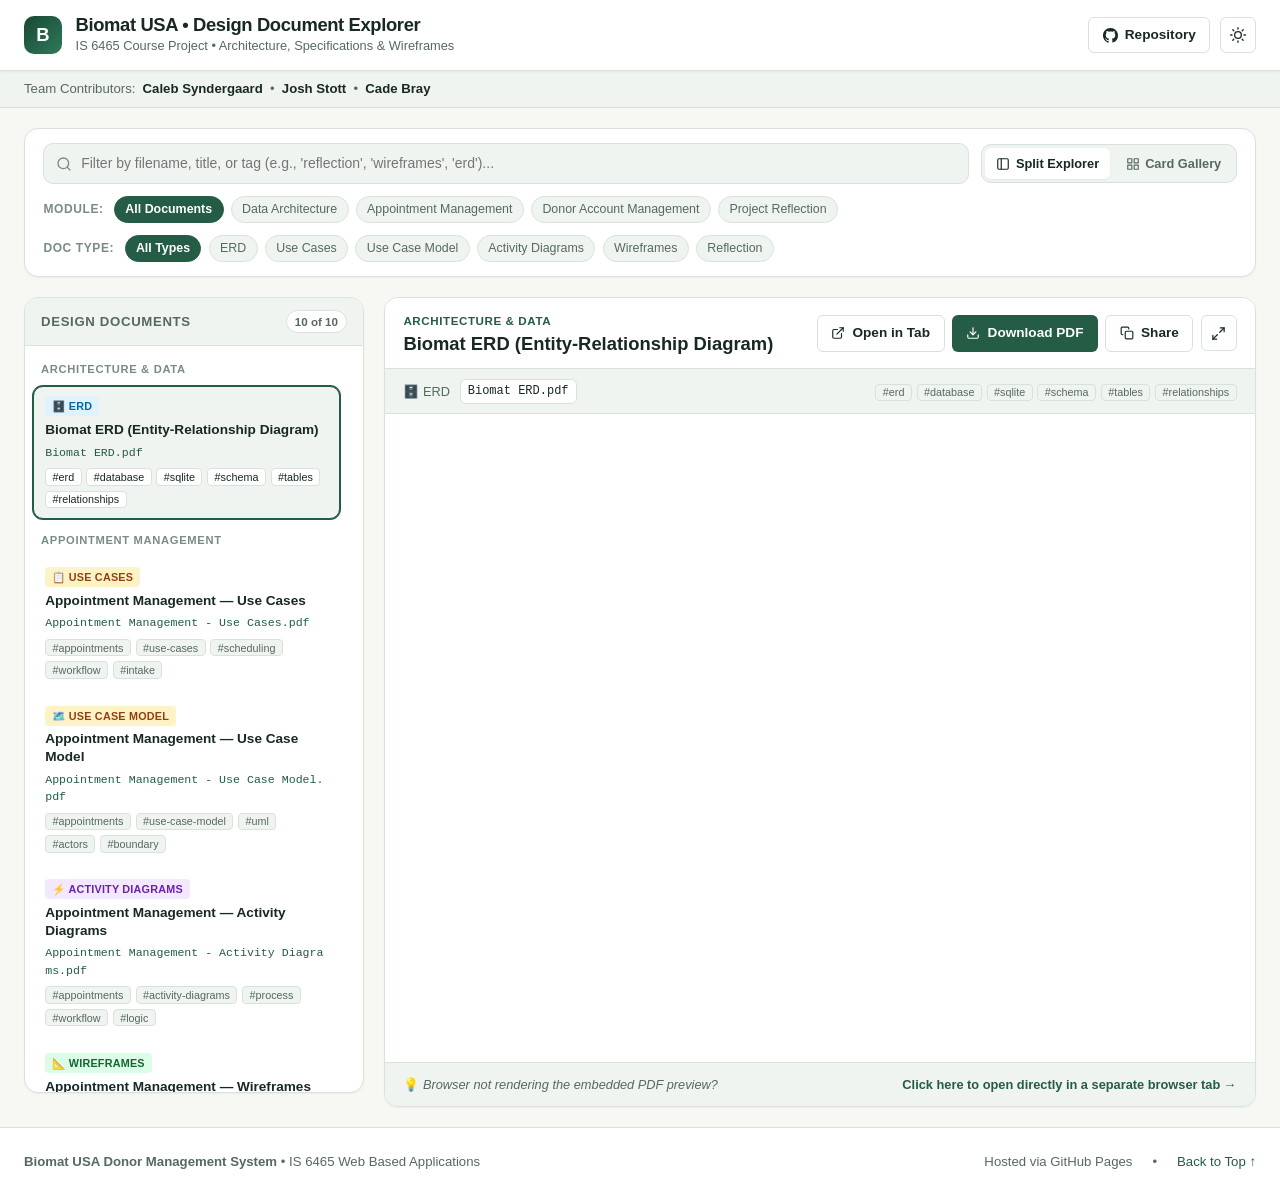
<file: docs/index.html>
<!DOCTYPE html>
<html lang="en">

<head>
  <meta charset="UTF-8">
  <meta name="viewport" content="width=device-width, initial-scale=1.0">
  <meta name="description"
    content="Design document explorer for Biomat USA Donor Services course project (IS 6465). View and download system ERD, use cases, activity diagrams, and wireframes.">
  <title>Biomat USA — System Design Document Explorer</title>
  <style>
    :root {
      color-scheme: light dark;
      --font-sans: Inter, -apple-system, BlinkMacSystemFont, "Segoe UI", Roboto, Oxygen, Ubuntu, Cantarell, sans-serif;
      --font-mono: ui-monospace, SFMono-Regular, Menlo, Monaco, Consolas, monospace;

      /* Light Theme (Biomat Brand) */
      --bg-page: #f7f8f4;
      --bg-surface: #ffffff;
      --bg-surface-alt: #f0f4f1;
      --bg-surface-hover: #e3ede6;
      --border-color: #d8e2da;
      --border-focus: #e6a650;
      --text-main: #182822;
      --text-muted: #566961;
      --text-subtle: #798c84;
      --primary: #245c45;
      --primary-hover: #194733;
      --primary-active: #133828;
      --primary-contrast: #ffffff;
      --badge-erd-bg: #e0f2fe;
      --badge-erd-text: #0369a1;
      --badge-usecase-bg: #fef3c7;
      --badge-usecase-text: #92400e;
      --badge-activity-bg: #f3e8ff;
      --badge-activity-text: #6b21a8;
      --badge-wireframe-bg: #dcfce7;
      --badge-wireframe-text: #166534;
      --badge-reflection-bg: #ffe4e6;
      --badge-reflection-text: #9f1239;
      --shadow-sm: 0 1px 2px rgba(24, 40, 34, 0.05);
      --shadow-md: 0 4px 12px rgba(24, 40, 34, 0.08);
      --shadow-lg: 0 12px 28px rgba(24, 40, 34, 0.12);
      --radius-sm: 6px;
      --radius-md: 10px;
      --radius-lg: 14px;
      --transition: 0.18s ease-in-out;
    }

    [data-theme="dark"] {
      --bg-page: #101714;
      --bg-surface: #17221d;
      --bg-surface-alt: #1f2e28;
      --bg-surface-hover: #293d35;
      --border-color: #2b3d35;
      --text-main: #e7eee9;
      --text-muted: #9eb1a8;
      --text-subtle: #73877e;
      --primary: #388665;
      --primary-hover: #4ba67e;
      --primary-active: #5bc295;
      --primary-contrast: #0d1512;
      --badge-erd-bg: #082f49;
      --badge-erd-text: #7dd3fc;
      --badge-usecase-bg: #451a03;
      --badge-usecase-text: #fde68a;
      --badge-activity-bg: #3b0764;
      --badge-activity-text: #d8b4fe;
      --badge-wireframe-bg: #052e16;
      --badge-wireframe-text: #86efac;
      --badge-reflection-bg: #4c0519;
      --badge-reflection-text: #fecdd3;
      --shadow-sm: 0 1px 2px rgba(0, 0, 0, 0.4);
      --shadow-md: 0 4px 14px rgba(0, 0, 0, 0.5);
      --shadow-lg: 0 12px 32px rgba(0, 0, 0, 0.6);
    }

    @media (prefers-color-scheme: dark) {
      :root:not([data-theme="light"]) {
        --bg-page: #101714;
        --bg-surface: #17221d;
        --bg-surface-alt: #1f2e28;
        --bg-surface-hover: #293d35;
        --border-color: #2b3d35;
        --text-main: #e7eee9;
        --text-muted: #9eb1a8;
        --text-subtle: #73877e;
        --primary: #388665;
        --primary-hover: #4ba67e;
        --primary-active: #5bc295;
        --primary-contrast: #0d1512;
        --badge-erd-bg: #082f49;
        --badge-erd-text: #7dd3fc;
        --badge-usecase-bg: #451a03;
        --badge-usecase-text: #fde68a;
        --badge-activity-bg: #3b0764;
        --badge-activity-text: #d8b4fe;
        --badge-wireframe-bg: #052e16;
        --badge-wireframe-text: #86efac;
        --badge-reflection-bg: #4c0519;
        --badge-reflection-text: #fecdd3;
        --shadow-sm: 0 1px 2px rgba(0, 0, 0, 0.4);
        --shadow-md: 0 4px 14px rgba(0, 0, 0, 0.5);
        --shadow-lg: 0 12px 32px rgba(0, 0, 0, 0.6);
      }
    }

    *,
    *::before,
    *::after {
      box-sizing: border-box;
    }

    html {
      scroll-behavior: smooth;
    }

    body {
      margin: 0;
      font-family: var(--font-sans);
      color: var(--text-main);
      background-color: var(--bg-page);
      line-height: 1.5;
      display: flex;
      flex-direction: column;
      min-block-size: 100vh;
    }

    :focus-visible {
      outline: 3px solid var(--border-focus);
      outline-offset: 2px;
    }

    a {
      color: var(--primary);
      text-decoration: none;
      transition: color var(--transition);
    }

    a:hover {
      text-decoration: underline;
    }

    button,
    input,
    select {
      font: inherit;
    }

    .skip-link {
      position: absolute;
      top: -3rem;
      left: 1rem;
      background: var(--primary);
      color: var(--primary-contrast);
      padding: 0.5rem 1rem;
      z-index: 1000;
      border-radius: var(--radius-sm);
      transition: top 0.2s ease;
      font-weight: 600;
    }

    .skip-link:focus {
      top: 1rem;
    }

    /* Header */
    .site-header {
      background: var(--bg-surface);
      border-bottom: 1px solid var(--border-color);
      padding-block: 0.9rem;
      padding-inline: 1.5rem;
      position: sticky;
      top: 0;
      z-index: 100;
      box-shadow: var(--shadow-sm);
    }

    .header-inner {
      max-inline-size: 1440px;
      margin-inline: auto;
      display: flex;
      align-items: safe center;
      justify-content: space-between;
      gap: 1rem;
      flex-wrap: wrap;
    }

    .brand-wrap {
      display: flex;
      align-items: safe center;
      gap: 0.85rem;
    }

    .brand-logo {
      inline-size: 38px;
      block-size: 38px;
      border-radius: var(--radius-md);
      background: linear-gradient(135deg, #194733, #2f7a5b);
      color: #ffffff;
      display: flex;
      align-items: center;
      justify-content: center;
      font-weight: 800;
      font-size: 1.15rem;
      box-shadow: var(--shadow-sm);
      user-select: none;
    }

    .brand-text h1 {
      margin: 0;
      font-size: 1.15rem;
      font-weight: 700;
      line-height: 1.2;
      letter-spacing: -0.02em;
    }

    .brand-text p {
      margin: 0;
      font-size: 0.8rem;
      color: var(--text-muted);
    }

    .header-actions {
      display: flex;
      align-items: safe center;
      gap: 0.6rem;
    }

    .btn {
      display: inline-flex;
      align-items: center;
      justify-content: center;
      gap: 0.45rem;
      padding-block: 0.45rem;
      padding-inline: 0.85rem;
      border-radius: var(--radius-sm);
      font-size: 0.85rem;
      font-weight: 600;
      cursor: pointer;
      border: 1px solid transparent;
      transition: background-color var(--transition), border-color var(--transition), color var(--transition), transform 0.1s ease;
      text-decoration: none;
      white-space: nowrap;
    }

    .btn:active {
      transform: translateY(1px);
    }

    .btn-primary {
      background-color: var(--primary);
      color: var(--primary-contrast);
    }

    .btn-primary:hover {
      background-color: var(--primary-hover);
      text-decoration: none;
    }

    .btn-outline {
      background-color: var(--bg-surface);
      border-color: var(--border-color);
      color: var(--text-main);
    }

    .btn-outline:hover {
      background-color: var(--bg-surface-alt);
      border-color: var(--text-muted);
      text-decoration: none;
    }

    .btn-icon {
      padding: 0.45rem;
      inline-size: 36px;
      block-size: 36px;
      border-radius: var(--radius-sm);
    }

    /* Sub-header / Team Banner */
    .project-banner {
      background: var(--bg-surface-alt);
      border-bottom: 1px solid var(--border-color);
      padding-block: 0.5rem;
      padding-inline: 1.5rem;
      font-size: 0.825rem;
      color: var(--text-muted);
    }

    .banner-inner {
      max-inline-size: 1440px;
      margin-inline: auto;
      display: flex;
      align-items: safe center;
      justify-content: space-between;
      gap: 1rem;
      flex-wrap: wrap;
    }

    .team-credits {
      display: flex;
      align-items: center;
      gap: 0.45rem;
      flex-wrap: wrap;
    }

    .team-badge {
      font-weight: 600;
      color: var(--text-main);
    }

    /* App container */
    .app-main {
      flex: 1 0 auto;
      max-inline-size: 1440px;
      inline-size: 100%;
      margin-inline: auto;
      padding-block: 1.25rem;
      padding-inline: 1.5rem;
    }

    /* Controls bar */
    .controls-card {
      background: var(--bg-surface);
      border: 1px solid var(--border-color);
      border-radius: var(--radius-lg);
      padding: 0.9rem 1.15rem;
      box-shadow: var(--shadow-sm);
      margin-block-end: 1.25rem;
      display: flex;
      flex-direction: column;
      gap: 0.75rem;
    }

    .search-row {
      display: flex;
      align-items: safe center;
      gap: 0.75rem;
      flex-wrap: wrap;
    }

    .search-row search {
      flex: 1 1 300px;
      min-inline-size: 0;
    }

    .search-input-wrap {
      position: relative;
      display: flex;
      align-items: center;
      inline-size: 100%;
    }

    .search-icon {
      position: absolute;
      left: 0.8rem;
      inline-size: 16px;
      block-size: 16px;
      color: var(--text-subtle);
      pointer-events: none;
    }

    .search-input {
      inline-size: 100%;
      padding-block: 0.55rem;
      padding-inline: 2.3rem 2rem;
      border-radius: var(--radius-md);
      border: 1px solid var(--border-color);
      background-color: var(--bg-surface-alt);
      color: var(--text-main);
      font-size: 0.875rem;
      transition: border-color var(--transition), background-color var(--transition);
    }

    .search-input:focus {
      background-color: var(--bg-surface);
      border-color: var(--primary);
    }

    .clear-search-btn {
      position: absolute;
      right: 0.6rem;
      background: none;
      border: none;
      color: var(--text-subtle);
      cursor: pointer;
      padding: 0.25rem;
      display: none;
      align-items: center;
      justify-content: center;
      border-radius: 50%;
    }

    .clear-search-btn:hover {
      color: var(--text-main);
    }

    .clear-search-btn.active {
      display: flex;
    }

    .view-toggles {
      display: flex;
      align-items: center;
      gap: 0.25rem;
      background: var(--bg-surface-alt);
      border: 1px solid var(--border-color);
      border-radius: var(--radius-md);
      padding: 0.2rem;
    }

    .view-btn {
      background: none;
      border: none;
      padding-block: 0.35rem;
      padding-inline: 0.7rem;
      font-size: 0.8rem;
      font-weight: 600;
      color: var(--text-muted);
      border-radius: var(--radius-sm);
      cursor: pointer;
      display: flex;
      align-items: center;
      gap: 0.35rem;
      transition: all var(--transition);
    }

    .view-btn.active {
      background: var(--bg-surface);
      color: var(--text-main);
      box-shadow: var(--shadow-sm);
    }

    .filter-pills-row {
      display: flex;
      align-items: safe center;
      gap: 0.45rem;
      flex-wrap: wrap;
    }

    .filter-label {
      font-size: 0.75rem;
      text-transform: uppercase;
      letter-spacing: 0.05em;
      font-weight: 700;
      color: var(--text-subtle);
      margin-inline-end: 0.2rem;
    }

    .filter-pill {
      background: var(--bg-surface-alt);
      border: 1px solid var(--border-color);
      color: var(--text-muted);
      padding-block: 0.2rem;
      padding-inline: 0.65rem;
      border-radius: 9999px;
      font-size: 0.775rem;
      font-weight: 500;
      cursor: pointer;
      transition: all var(--transition);
    }

    .filter-pill:hover {
      background: var(--bg-surface-hover);
      color: var(--text-main);
    }

    .filter-pill.active {
      background: var(--primary);
      border-color: var(--primary);
      color: var(--primary-contrast);
      font-weight: 600;
    }

    /* Layout modes: Split Explorer vs Grid */
    .explorer-split {
      display: grid;
      grid-template-columns: 340px 1fr;
      gap: 1.25rem;
      align-items: start;
    }

    @media (max-width: 980px) {
      .explorer-split {
        grid-template-columns: 1fr;
      }
    }

    /* Sidebar Document List */
    .doc-sidebar {
      background: var(--bg-surface);
      border: 1px solid var(--border-color);
      border-radius: var(--radius-lg);
      box-shadow: var(--shadow-sm);
      display: flex;
      flex-direction: column;
      overflow: hidden;
      position: sticky;
      top: 5rem;
      max-block-size: calc(100vh - 6.5rem);
    }

    .sidebar-header {
      padding: 0.75rem 1rem;
      border-bottom: 1px solid var(--border-color);
      display: flex;
      align-items: center;
      justify-content: space-between;
      background: var(--bg-surface-alt);
    }

    .sidebar-header h2 {
      margin: 0;
      font-size: 0.825rem;
      font-weight: 700;
      text-transform: uppercase;
      letter-spacing: 0.05em;
      color: var(--text-muted);
    }

    .doc-count-tag {
      font-size: 0.725rem;
      font-weight: 600;
      background: var(--bg-surface);
      border: 1px solid var(--border-color);
      padding: 0.1rem 0.5rem;
      border-radius: 9999px;
      color: var(--text-muted);
    }

    .doc-list-scroll {
      overflow-y: auto;
      scrollbar-gutter: stable;
      overscroll-behavior: contain;
      padding: 0.5rem;
      display: flex;
      flex-direction: column;
      gap: 0.35rem;
    }

    .category-group-title {
      font-size: 0.7rem;
      font-weight: 800;
      text-transform: uppercase;
      letter-spacing: 0.06em;
      color: var(--text-subtle);
      padding: 0.45rem 0.5rem 0.15rem;
    }

    .doc-item-btn {
      inline-size: 100%;
      text-align: left;
      background: none;
      border: 1px solid transparent;
      border-radius: var(--radius-md);
      padding: 0.6rem 0.7rem;
      cursor: pointer;
      display: flex;
      flex-direction: column;
      gap: 0.3rem;
      transition: background-color var(--transition), border-color var(--transition);
      min-inline-size: 0;
    }

    .doc-item-btn:hover {
      background-color: var(--bg-surface-alt);
    }

    .doc-item-btn.active {
      background-color: var(--bg-surface-alt);
      border-color: var(--primary);
      box-shadow: 0 0 0 1px var(--primary);
    }

    .doc-item-top {
      display: flex;
      align-items: center;
      justify-content: space-between;
      gap: 0.5rem;
    }

    .doc-type-badge {
      display: inline-flex;
      align-items: center;
      gap: 0.25rem;
      font-size: 0.675rem;
      font-weight: 700;
      padding: 0.12rem 0.45rem;
      border-radius: 4px;
      letter-spacing: 0.02em;
      text-transform: uppercase;
    }

    .badge-erd {
      background-color: var(--badge-erd-bg);
      color: var(--badge-erd-text);
    }

    .badge-usecases {
      background-color: var(--badge-usecase-bg);
      color: var(--badge-usecase-text);
    }

    .badge-activity {
      background-color: var(--badge-activity-bg);
      color: var(--badge-activity-text);
    }

    .badge-wireframes {
      background-color: var(--badge-wireframe-bg);
      color: var(--badge-wireframe-text);
    }

    .badge-reflection {
      background-color: var(--badge-reflection-bg);
      color: var(--badge-reflection-text);
    }

    .doc-item-title {
      font-size: 0.85rem;
      font-weight: 600;
      color: var(--text-main);
      line-height: 1.3;
      min-inline-size: 0;
      word-break: break-word;
    }

    .doc-item-filename {
      font-family: var(--font-mono);
      font-size: 0.725rem;
      color: var(--primary);
      word-break: break-all;
    }

    .tag-list {
      display: flex;
      flex-wrap: wrap;
      gap: 0.3rem;
      margin-block-start: 0.15rem;
    }

    .tag-pill {
      font-size: 0.675rem;
      background: var(--bg-surface-alt);
      border: 1px solid var(--border-color);
      color: var(--text-muted);
      padding-block: 0.05rem;
      padding-inline: 0.4rem;
      border-radius: 4px;
      line-height: 1.3;
    }

    .doc-item-btn.active .tag-pill {
      background: var(--bg-surface);
      color: var(--text-main);
      border-color: var(--border-color);
    }

    /* Main Viewer Panel */
    .doc-viewer-panel {
      background: var(--bg-surface);
      border: 1px solid var(--border-color);
      border-radius: var(--radius-lg);
      box-shadow: var(--shadow-sm);
      display: flex;
      flex-direction: column;
      overflow: hidden;
      min-inline-size: 0;
    }

    .viewer-toolbar {
      padding: 0.85rem 1.15rem;
      border-bottom: 1px solid var(--border-color);
      background: var(--bg-surface);
      display: flex;
      align-items: safe center;
      justify-content: space-between;
      gap: 1rem;
      flex-wrap: wrap;
    }

    .viewer-title-area {
      min-inline-size: 0;
      flex: 1 1 250px;
    }

    .viewer-breadcrumb {
      font-size: 0.725rem;
      font-weight: 600;
      text-transform: uppercase;
      letter-spacing: 0.05em;
      color: var(--primary);
      margin-block-end: 0.15rem;
    }

    .viewer-title {
      margin: 0;
      font-size: 1.15rem;
      font-weight: 700;
      color: var(--text-main);
      line-height: 1.25;
      word-break: break-word;
    }

    .viewer-actions {
      display: flex;
      align-items: safe center;
      gap: 0.45rem;
      flex-wrap: wrap;
    }

    .viewer-info-strip {
      background: var(--bg-surface-alt);
      border-bottom: 1px solid var(--border-color);
      padding: 0.6rem 1.15rem;
      font-size: 0.8rem;
      color: var(--text-muted);
      display: flex;
      align-items: center;
      justify-content: space-between;
      gap: 0.75rem;
      flex-wrap: wrap;
    }

    .viewer-meta-tags {
      display: flex;
      align-items: center;
      gap: 0.6rem;
      flex-wrap: wrap;
    }

    .viewer-meta-item {
      display: inline-flex;
      align-items: center;
      gap: 0.35rem;
      color: var(--text-muted);
    }

    .viewer-filename-badge {
      font-family: var(--font-mono);
      font-size: 0.75rem;
      background: var(--bg-surface);
      border: 1px solid var(--border-color);
      padding-block: 0.15rem;
      padding-inline: 0.45rem;
      border-radius: var(--radius-sm);
      color: var(--text-main);
      word-break: break-all;
    }

    /* Embedded PDF frame */
    .pdf-frame-container {
      position: relative;
      background: #3f4744;
      inline-size: 100%;
      block-size: 800px;
      min-block-size: 550px;
    }

    @media (max-height: 900px) {
      .pdf-frame-container {
        block-size: 72vh;
      }
    }

    .pdf-frame {
      inline-size: 100%;
      block-size: 100%;
      border: none;
      display: block;
      background: var(--bg-surface);
    }

    /* Fallback banner */
    .viewer-fallback-banner {
      padding: 0.75rem 1.15rem;
      background: var(--bg-surface-alt);
      border-top: 1px solid var(--border-color);
      display: flex;
      align-items: center;
      justify-content: space-between;
      gap: 1rem;
      flex-wrap: wrap;
      font-size: 0.8rem;
      color: var(--text-muted);
    }

    .viewer-fallback-banner a {
      font-weight: 600;
    }

    /* Grid View Gallery */
    .grid-gallery {
      display: grid;
      grid-template-columns: repeat(auto-fill, minmax(300px, 1fr));
      gap: 1.15rem;
    }

    .card {
      background: var(--bg-surface);
      border: 1px solid var(--border-color);
      border-radius: var(--radius-lg);
      padding: 1.15rem;
      box-shadow: var(--shadow-sm);
      display: flex;
      flex-direction: column;
      gap: 0.65rem;
      transition: transform var(--transition), box-shadow var(--transition), border-color var(--transition);
      position: relative;
    }

    .card:hover {
      transform: translateY(-2px);
      box-shadow: var(--shadow-md);
      border-color: var(--primary);
    }

    .card-header {
      display: flex;
      align-items: flex-start;
      justify-content: space-between;
      gap: 0.5rem;
    }

    .card-title {
      margin: 0;
      font-size: 0.95rem;
      font-weight: 700;
      color: var(--text-main);
      line-height: 1.3;
    }

    .card-category {
      font-size: 0.7rem;
      font-weight: 600;
      text-transform: uppercase;
      letter-spacing: 0.05em;
      color: var(--primary);
      margin-block-end: 0.15rem;
    }

    .card-filename {
      font-family: var(--font-mono);
      font-size: 0.725rem;
      color: var(--primary);
      word-break: break-all;
    }

    .card-tags {
      display: flex;
      flex-wrap: wrap;
      gap: 0.3rem;
      margin-block-start: auto;
      padding-block-start: 0.4rem;
    }

    .card-footer {
      border-top: 1px solid var(--border-color);
      padding-block-start: 0.65rem;
      margin-block-start: 0.35rem;
      display: flex;
      align-items: center;
      justify-content: flex-end;
      gap: 0.45rem;
    }

    /* Empty state */
    .empty-state {
      padding: 3rem 1.5rem;
      text-align: center;
      background: var(--bg-surface);
      border: 1px dashed var(--border-color);
      border-radius: var(--radius-lg);
      color: var(--text-muted);
      grid-column: 1 / -1;
    }

    .empty-state-icon {
      font-size: 2.5rem;
      margin-block-end: 0.5rem;
    }

    /* Fullscreen Mode */
    .doc-viewer-panel:fullscreen {
      border-radius: 0;
      border: none;
      block-size: 100vh;
    }

    .doc-viewer-panel:fullscreen .pdf-frame-container {
      block-size: calc(100vh - 110px);
    }

    /* Footer */
    .site-footer {
      background: var(--bg-surface);
      border-top: 1px solid var(--border-color);
      padding-block: 1.5rem;
      padding-inline: 1.5rem;
      margin-block-start: auto;
      font-size: 0.825rem;
      color: var(--text-muted);
    }

    .footer-inner {
      max-inline-size: 1440px;
      margin-inline: auto;
      display: flex;
      align-items: center;
      justify-content: space-between;
      gap: 1.5rem;
      flex-wrap: wrap;
    }

    .footer-links {
      display: flex;
      align-items: center;
      gap: 1.25rem;
      flex-wrap: wrap;
    }

    /* Toast notification */
    .toast {
      position: fixed;
      bottom: 1.5rem;
      right: 1.5rem;
      background: var(--primary-hover);
      color: #ffffff;
      padding: 0.55rem 1rem;
      border-radius: var(--radius-md);
      box-shadow: var(--shadow-lg);
      font-size: 0.825rem;
      font-weight: 600;
      z-index: 9999;
      opacity: 0;
      transform: translateY(10px);
      transition: opacity 0.25s ease, transform 0.25s ease;
      pointer-events: none;
    }

    .toast.show {
      opacity: 1;
      transform: translateY(0);
    }
  </style>
</head>

<body>
  <a href="#main-content" class="skip-link">Skip to main content</a>

  <!-- Top Navigation Header -->
  <header class="site-header">
    <div class="header-inner">
      <div class="brand-wrap">
        <div class="brand-logo" aria-hidden="true">B</div>
        <div class="brand-text">
          <h1>Biomat USA &bull; Design Document Explorer</h1>
          <p>IS 6465 Course Project &bull; Architecture, Specifications &amp; Wireframes</p>
        </div>
      </div>

      <div class="header-actions">
        <a href="https://github.com" target="_blank" rel="noopener noreferrer" class="btn btn-outline" id="repo-link"
          title="View Source on GitHub">
          <svg width="15" height="15" viewBox="0 0 24 24" fill="currentColor" aria-hidden="true">
            <path
              d="M12 0C5.37 0 0 5.37 0 12c0 5.31 3.435 9.795 8.205 11.385.6.105.825-.255.825-.57 0-.285-.015-1.23-.015-2.235-3.015.555-3.795-.735-4.035-1.41-.135-.345-.72-1.41-1.23-1.695-.42-.225-1.02-.78-.015-.795.945-.015 1.62.87 1.845 1.23 1.08 1.815 2.805 1.305 3.495.99.105-.78.42-1.305.765-1.605-2.67-.3-5.46-1.335-5.46-5.925 0-1.305.465-2.385 1.23-3.225-.12-.3-.54-1.53.12-3.18 0 0 1.005-.315 3.3 1.23.96-.27 1.98-.405 3-.405s2.04.135 3 .405c2.295-1.56 3.3-1.23 3.3-1.23.66 1.65.24 2.88.12 3.18.765.84 1.23 1.905 1.23 3.225 0 4.605-2.805 5.625-5.475 5.925.435.375.81 1.095.81 2.22 0 1.605-.015 2.895-.015 3.3 0 .315.225.69.825.57A12.02 12.02 0 0024 12c0-6.63-5.37-12-12-12z" />
          </svg>
          <span>Repository</span>
        </a>

        <button type="button" class="btn btn-outline btn-icon" id="theme-toggle" aria-label="Toggle dark/light theme"
          title="Toggle Theme">
          <svg class="theme-icon-light" width="16" height="16" viewBox="0 0 24 24" fill="none" stroke="currentColor"
            stroke-width="2" stroke-linecap="round" stroke-linejoin="round" aria-hidden="true">
            <circle cx="12" cy="12" r="5"></circle>
            <line x1="12" y1="1" x2="12" y2="3"></line>
            <line x1="12" y1="21" x2="12" y2="23"></line>
            <line x1="4.22" y1="4.22" x2="5.64" y2="5.64"></line>
            <line x1="18.36" y1="18.36" x2="19.78" y2="19.78"></line>
            <line x1="1" y1="12" x2="3" y2="12"></line>
            <line x1="21" y1="12" x2="23" y2="12"></line>
            <line x1="4.22" y1="19.78" x2="5.64" y2="18.36"></line>
            <line x1="18.36" y1="5.64" x2="19.78" y2="4.22"></line>
          </svg>
        </button>
      </div>
    </div>
  </header>

  <!-- Project Info Meta Banner -->
  <aside class="project-banner" aria-label="Project Team and Summary">
    <div class="banner-inner">
      <div class="team-credits">
        <span>Team Contributors:</span>
        <span class="team-badge">Caleb Syndergaard</span> &bull;
        <span class="team-badge">Josh Stott</span> &bull;
        <span class="team-badge">Cade Bray</span>
      </div>
    </div>
  </aside>

  <!-- Main Document Explorer Workspace -->
  <main id="main-content" class="app-main">
    <!-- Filter & Search Bar -->
    <section class="controls-card" aria-label="Document filters and search controls">
      <div class="search-row">
        <search>
          <div class="search-input-wrap">
            <svg class="search-icon" viewBox="0 0 24 24" fill="none" stroke="currentColor" stroke-width="2"
              stroke-linecap="round" stroke-linejoin="round" aria-hidden="true">
              <circle cx="11" cy="11" r="8"></circle>
              <line x1="21" y1="21" x2="16.65" y2="16.65"></line>
            </svg>
            <input type="search" id="doc-search" class="search-input"
              placeholder="Filter by filename, title, or tag (e.g., 'reflection', 'wireframes', 'erd')..."
              autocomplete="off" spellcheck="false" aria-label="Filter documents by filename, title, category, or tags">
            <button type="button" id="clear-search" class="clear-search-btn" aria-label="Clear search">✕</button>
          </div>
        </search>

        <div class="view-toggles" role="group" aria-label="Display View Layout">
          <button type="button" class="view-btn active" id="btn-view-split" aria-pressed="true">
            <svg width="14" height="14" viewBox="0 0 24 24" fill="none" stroke="currentColor" stroke-width="2"
              stroke-linecap="round" stroke-linejoin="round" aria-hidden="true">
              <rect x="3" y="3" width="18" height="18" rx="2" ry="2"></rect>
              <line x1="9" y1="3" x2="9" y2="21"></line>
            </svg>
            <span>Split Explorer</span>
          </button>
          <button type="button" class="view-btn" id="btn-view-grid" aria-pressed="false">
            <svg width="14" height="14" viewBox="0 0 24 24" fill="none" stroke="currentColor" stroke-width="2"
              stroke-linecap="round" stroke-linejoin="round" aria-hidden="true">
              <rect x="3" y="3" width="7" height="7"></rect>
              <rect x="14" y="3" width="7" height="7"></rect>
              <rect x="14" y="14" width="7" height="7"></rect>
              <rect x="3" y="14" width="7" height="7"></rect>
            </svg>
            <span>Card Gallery</span>
          </button>
        </div>
      </div>

      <!-- Category Filter Pills -->
      <div class="filter-pills-row" role="group" aria-label="Category Filters">
        <span class="filter-label">Module:</span>
        <button type="button" class="filter-pill active" data-category="all">All Documents</button>
        <button type="button" class="filter-pill" data-category="Architecture & Data">Data Architecture</button>
        <button type="button" class="filter-pill" data-category="Appointment Management">Appointment Management</button>
        <button type="button" class="filter-pill" data-category="Donor Account Management">Donor Account Management</button>
        <button type="button" class="filter-pill" data-category="Project Reflection">Project Reflection</button>
      </div>

      <!-- Type Filter Pills -->
      <div class="filter-pills-row" role="group" aria-label="Document Type Filters">
        <span class="filter-label">Doc Type:</span>
        <button type="button" class="filter-pill active" data-type="all">All Types</button>
        <button type="button" class="filter-pill" data-type="ERD">ERD</button>
        <button type="button" class="filter-pill" data-type="Use Cases">Use Cases</button>
        <button type="button" class="filter-pill" data-type="Use Case Model">Use Case Model</button>
        <button type="button" class="filter-pill" data-type="Activity Diagrams">Activity Diagrams</button>
        <button type="button" class="filter-pill" data-type="Wireframes">Wireframes</button>
        <button type="button" class="filter-pill" data-type="Reflection">Reflection</button>
      </div>
    </section>

    <!-- VIEW 1: Split Explorer (Sidebar + Embedded PDF View) -->
    <section id="view-split" class="explorer-split" aria-label="Split Document Explorer">
      <!-- Sidebar Navigation -->
      <nav class="doc-sidebar" aria-label="Document List">
        <div class="sidebar-header">
          <h2>Design Documents</h2>
          <span class="doc-count-tag" id="sidebar-match-count">10 Documents</span>
        </div>
        <div class="doc-list-scroll" id="doc-list-container" role="listbox" aria-label="Selectable Document List">
          <!-- Populated by JavaScript -->
        </div>
      </nav>

      <!-- Main Viewer Area -->
      <article class="doc-viewer-panel" id="viewer-container" aria-label="Document Preview and Actions">
        <div class="viewer-toolbar">
          <div class="viewer-title-area">
            <div class="viewer-breadcrumb" id="active-category">Architecture &amp; Data</div>
            <h2 class="viewer-title" id="active-title">Biomat ERD</h2>
          </div>
          <div class="viewer-actions">
            <a href="#" id="action-open-tab" target="_blank" rel="noopener noreferrer" class="btn btn-outline"
              title="Open PDF in a new browser tab">
              <svg width="14" height="14" viewBox="0 0 24 24" fill="none" stroke="currentColor" stroke-width="2"
                stroke-linecap="round" stroke-linejoin="round" aria-hidden="true">
                <path d="M18 13v6a2 2 0 0 1-2 2H5a2 2 0 0 1-2-2V8a2 2 0 0 1 2-2h6"></path>
                <polyline points="15 3 21 3 21 9"></polyline>
                <line x1="10" y1="14" x2="21" y2="3"></line>
              </svg>
              <span>Open in Tab</span>
            </a>
            <a href="#" id="action-download" download class="btn btn-primary" title="Download this PDF file">
              <svg width="14" height="14" viewBox="0 0 24 24" fill="none" stroke="currentColor" stroke-width="2"
                stroke-linecap="round" stroke-linejoin="round" aria-hidden="true">
                <path d="M21 15v4a2 2 0 0 1-2 2H5a2 2 0 0 1-2-2v-4"></path>
                <polyline points="7 10 12 15 17 10"></polyline>
                <line x1="12" y1="15" x2="12" y2="3"></line>
              </svg>
              <span>Download PDF</span>
            </a>
            <button type="button" id="action-copy-link" class="btn btn-outline" title="Copy link to this document">
              <svg width="14" height="14" viewBox="0 0 24 24" fill="none" stroke="currentColor" stroke-width="2"
                stroke-linecap="round" stroke-linejoin="round" aria-hidden="true">
                <rect x="9" y="9" width="13" height="13" rx="2" ry="2"></rect>
                <path d="M5 15H4a2 2 0 0 1-2-2V4a2 2 0 0 1 2-2h9a2 2 0 0 1 2 2v1"></path>
              </svg>
              <span>Share</span>
            </button>
            <button type="button" id="action-fullscreen" class="btn btn-outline btn-icon"
              title="Toggle Fullscreen Viewer" aria-label="Toggle Fullscreen">
              <svg width="15" height="15" viewBox="0 0 24 24" fill="none" stroke="currentColor" stroke-width="2"
                stroke-linecap="round" stroke-linejoin="round" aria-hidden="true">
                <polyline points="15 3 21 3 21 9"></polyline>
                <polyline points="9 21 3 21 3 15"></polyline>
                <line x1="21" y1="3" x2="14" y2="10"></line>
                <line x1="3" y1="21" x2="10" y2="14"></line>
              </svg>
            </button>
          </div>
        </div>

        <div class="viewer-info-strip">
          <div class="viewer-meta-tags">
            <span class="viewer-meta-item" id="active-type-badge">🗄️ ERD</span>
            <code class="viewer-filename-badge" id="active-filename">Biomat ERD.pdf</code>
          </div>
          <div id="active-tags" class="tag-list"></div>
        </div>

        <!-- Embedded PDF Viewer -->
        <div class="pdf-frame-container">
          <iframe id="pdf-frame" class="pdf-frame" src="Biomat%20ERD.pdf#view=FitH" title="Design Document PDF Preview"
            loading="eager"></iframe>
        </div>

        <!-- Mobile & Fallback note -->
        <div class="viewer-fallback-banner">
          <span>💡 <em>Browser not rendering the embedded PDF preview?</em></span>
          <div>
            <a href="Biomat%20ERD.pdf" id="fallback-open-link" target="_blank" rel="noopener noreferrer">Click here to
              open directly in a separate browser tab &rarr;</a>
          </div>
        </div>
      </article>
    </section>

    <!-- VIEW 2: Grid Gallery View (Alternate card deck) -->
    <section id="view-grid" class="grid-gallery" style="display: none;" aria-label="Card Gallery of Documents">
      <!-- Populated by JavaScript -->
    </section>
  </main>

  <!-- Toast Notification element -->
  <div id="toast" class="toast" role="status" aria-live="polite">Link copied to clipboard!</div>

  <!-- Footer -->
  <footer class="site-footer">
    <div class="footer-inner">
      <div>
        <strong>Biomat USA Donor Management System</strong> &bull; IS 6465 Web Based Applications
      </div>
      <div class="footer-links">
        <span>Hosted via GitHub Pages</span>
        <span>&bull;</span>
        <a href="#top" onclick="window.scrollTo({top: 0, behavior: 'smooth'}); return false;">Back to Top &uarr;</a>
      </div>
    </div>
  </footer>

  <!-- Self-contained JavaScript Logic -->
  <script>
    (function () {
      "use strict";

      // Design Documents Registry
      const documents = [
        {
          id: "biomat-erd",
          title: "Biomat ERD (Entity-Relationship Diagram)",
          filename: "Biomat ERD.pdf",
          category: "Architecture & Data",
          type: "ERD",
          badgeClass: "badge-erd",
          typeIcon: "🗄️",
          tags: ["erd", "database", "sqlite", "schema", "tables", "relationships"]
        },
        {
          id: "appointment-use-cases",
          title: "Appointment Management — Use Cases",
          filename: "Appointment Management - Use Cases.pdf",
          category: "Appointment Management",
          type: "Use Cases",
          badgeClass: "badge-usecases",
          typeIcon: "📋",
          tags: ["appointments", "use-cases", "scheduling", "workflow", "intake"]
        },
        {
          id: "appointment-use-case-model",
          title: "Appointment Management — Use Case Model",
          filename: "Appointment Management - Use Case Model.pdf",
          category: "Appointment Management",
          type: "Use Case Model",
          badgeClass: "badge-usecases",
          typeIcon: "🗺️",
          tags: ["appointments", "use-case-model", "uml", "actors", "boundary"]
        },
        {
          id: "appointment-activity-diagrams",
          title: "Appointment Management — Activity Diagrams",
          filename: "Appointment Management - Activity Diagrams.pdf",
          category: "Appointment Management",
          type: "Activity Diagrams",
          badgeClass: "badge-activity",
          typeIcon: "⚡",
          tags: ["appointments", "activity-diagrams", "process", "workflow", "logic"]
        },
        {
          id: "appointment-wireframes",
          title: "Appointment Management — Wireframes",
          filename: "Appointment Management - Wireframes.pdf",
          category: "Appointment Management",
          type: "Wireframes",
          badgeClass: "badge-wireframes",
          typeIcon: "📐",
          tags: ["appointments", "wireframes", "ui", "ux", "mockups", "screens"]
        },
        {
          id: "donor-use-cases",
          title: "Donor Account Management — Use Cases",
          filename: "Donor Account Management - Use Cases.pdf",
          category: "Donor Account Management",
          type: "Use Cases",
          badgeClass: "badge-usecases",
          typeIcon: "📋",
          tags: ["donors", "accounts", "use-cases", "registration", "profile", "security"]
        },
        {
          id: "donor-use-case-model",
          title: "Donor Account Management — Use Case Model",
          filename: "Donor Account Management - Use Case Model.pdf",
          category: "Donor Account Management",
          type: "Use Case Model",
          badgeClass: "badge-usecases",
          typeIcon: "🗺️",
          tags: ["donors", "accounts", "use-case-model", "uml", "actors", "auth"]
        },
        {
          id: "donor-activity-diagrams",
          title: "Donor Account Management — Activity Diagrams",
          filename: "Donor Account Management - Activity Diagrams.pdf",
          category: "Donor Account Management",
          type: "Activity Diagrams",
          badgeClass: "badge-activity",
          typeIcon: "⚡",
          tags: ["donors", "accounts", "activity-diagrams", "process", "workflow", "validation"]
        },
        {
          id: "donor-wireframes",
          title: "Donor Account Management — Wireframes",
          filename: "Donor Account Management - Wireframes.pdf",
          category: "Donor Account Management",
          type: "Wireframes",
          badgeClass: "badge-wireframes",
          typeIcon: "📐",
          tags: ["donors", "accounts", "wireframes", "ui", "ux", "dashboard", "screens"]
        },
        {
          id: "project-reflection",
          title: "Project Reflection",
          filename: "Reflection.pdf",
          category: "Project Reflection",
          type: "Reflection",
          badgeClass: "badge-reflection",
          typeIcon: "📝",
          tags: ["reflection", "design-process", "ux", "security", "pii", "team"]
        }
      ];

      // State
      let activeDocId = documents[0].id;
      let activeCategory = "all";
      let activeType = "all";
      let searchQuery = "";
      let activeView = "split";

      // DOM Elements
      const docSearchInput = document.getElementById("doc-search");
      const clearSearchBtn = document.getElementById("clear-search");
      const docListContainer = document.getElementById("doc-list-container");
      const gridViewContainer = document.getElementById("view-grid");
      const splitViewContainer = document.getElementById("view-split");
      const btnViewSplit = document.getElementById("btn-view-split");
      const btnViewGrid = document.getElementById("btn-view-grid");
      const sidebarMatchCount = document.getElementById("sidebar-match-count");

      // Viewer elements
      const pdfFrame = document.getElementById("pdf-frame");
      const activeTitle = document.getElementById("active-title");
      const activeCategoryBreadcrumb = document.getElementById("active-category");
      const activeFilename = document.getElementById("active-filename");
      const activeTypeBadge = document.getElementById("active-type-badge");
      const activeTags = document.getElementById("active-tags");
      const actionOpenTab = document.getElementById("action-open-tab");
      const actionDownload = document.getElementById("action-download");
      const actionCopyLink = document.getElementById("action-copy-link");
      const actionFullscreen = document.getElementById("action-fullscreen");
      const fallbackOpenLink = document.getElementById("fallback-open-link");
      const viewerContainer = document.getElementById("viewer-container");
      const toastEl = document.getElementById("toast");
      const themeToggleBtn = document.getElementById("theme-toggle");

      // Format encoded URL for local / GitHub Pages serving
      function getDocUrl(filename) {
        return encodeURIComponent(filename);
      }

      // Filter documents based on state
      function getFilteredDocuments() {
        const query = searchQuery.trim().toLowerCase();
        return documents.filter(doc => {
          if (activeCategory !== "all" && doc.category !== activeCategory) {
            return false;
          }
          if (activeType !== "all" && doc.type !== activeType) {
            return false;
          }
          if (query) {
            const inTitle = doc.title.toLowerCase().includes(query);
            const inFilename = doc.filename.toLowerCase().includes(query);
            const inCategory = doc.category.toLowerCase().includes(query);
            const inType = doc.type.toLowerCase().includes(query);
            const inTags = doc.tags.some(tag => tag.toLowerCase().includes(query));
            return inTitle || inFilename || inCategory || inType || inTags;
          }
          return true;
        });
      }

      // Update active viewer document
      function selectDocument(docId, updateUrlHash = true) {
        const doc = documents.find(d => d.id === docId);
        if (!doc) return;

        activeDocId = docId;
        const encodedUrl = getDocUrl(doc.filename);

        // Update viewer texts and links
        activeTitle.textContent = doc.title;
        activeCategoryBreadcrumb.textContent = doc.category;
        activeFilename.textContent = doc.filename;
        activeTypeBadge.textContent = doc.typeIcon + " " + doc.type;
        activeTags.innerHTML = doc.tags.map(t => `<span class="tag-pill">#${t}</span>`).join("");

        actionOpenTab.href = encodedUrl;
        fallbackOpenLink.href = encodedUrl;
        actionDownload.href = encodedUrl;
        actionDownload.setAttribute("download", doc.filename);

        // Update embedded iframe source
        pdfFrame.src = encodedUrl + "#view=FitH";

        // Highlight active sidebar item
        document.querySelectorAll(".doc-item-btn").forEach(btn => {
          const isCurrent = btn.dataset.docId === docId;
          btn.classList.toggle("active", isCurrent);
          btn.setAttribute("aria-selected", isCurrent ? "true" : "false");
        });

        // URL hash synchronization
        if (updateUrlHash) {
          const newHash = "#doc=" + encodeURIComponent(doc.filename);
          if (window.location.hash !== newHash) {
            history.replaceState(null, "", newHash);
          }
        }
      }

      // Render Sidebar List
      function renderSidebar() {
        const filtered = getFilteredDocuments();
        sidebarMatchCount.textContent = filtered.length + " of " + documents.length;
        docListContainer.innerHTML = "";

        if (filtered.length === 0) {
          docListContainer.innerHTML = `
            <div style="padding: 1.5rem 1rem; text-align: center; color: var(--text-muted); font-size: 0.85rem;">
              No documents match your filters.<br>
              <button type="button" class="btn btn-outline" id="reset-filters-btn" style="margin-block-start: 0.75rem; font-size: 0.75rem;">Reset Filters</button>
            </div>
          `;
          const resetBtn = document.getElementById("reset-filters-btn");
          if (resetBtn) {
            resetBtn.addEventListener("click", resetFilters);
          }
          return;
        }

        // Group filtered docs by category
        const groups = {};
        filtered.forEach(doc => {
          if (!groups[doc.category]) {
            groups[doc.category] = [];
          }
          groups[doc.category].push(doc);
        });

        Object.keys(groups).forEach(category => {
          const titleEl = document.createElement("div");
          titleEl.className = "category-group-title";
          titleEl.textContent = category;
          docListContainer.appendChild(titleEl);

          groups[category].forEach(doc => {
            const btn = document.createElement("button");
            btn.type = "button";
            btn.className = "doc-item-btn" + (doc.id === activeDocId ? " active" : "");
            btn.dataset.docId = doc.id;
            btn.setAttribute("role", "option");
            btn.setAttribute("aria-selected", doc.id === activeDocId ? "true" : "false");

            btn.innerHTML = `
              <div class="doc-item-top">
                <span class="doc-type-badge ${doc.badgeClass}">${doc.typeIcon} ${doc.type}</span>
              </div>
              <div class="doc-item-title">${doc.title}</div>
              <div class="doc-item-filename">${doc.filename}</div>
              <div class="tag-list">
                ${doc.tags.map(tag => `<span class="tag-pill">#${tag}</span>`).join("")}
              </div>
            `;

            btn.addEventListener("click", () => {
              selectDocument(doc.id);
              if (window.innerWidth <= 980) {
                viewerContainer.scrollIntoView({ behavior: "smooth" });
              }
            });

            docListContainer.appendChild(btn);
          });
        });

        const isCurrentVisible = filtered.some(d => d.id === activeDocId);
        if (!isCurrentVisible && filtered.length > 0) {
          selectDocument(filtered[0].id, false);
        }
      }

      // Render Card Grid View
      function renderGrid() {
        const filtered = getFilteredDocuments();
        gridViewContainer.innerHTML = "";

        if (filtered.length === 0) {
          gridViewContainer.innerHTML = `
            <div class="empty-state">
              <div class="empty-state-icon">🔍</div>
              <h3>No matching documents</h3>
              <p>Try searching for a different keyword or resetting your filters.</p>
              <button type="button" class="btn btn-outline" id="grid-reset-filters-btn" style="margin-block-start: 1rem;">Reset Filters</button>
            </div>
          `;
          const resetBtn = document.getElementById("grid-reset-filters-btn");
          if (resetBtn) {
            resetBtn.addEventListener("click", resetFilters);
          }
          return;
        }

        filtered.forEach(doc => {
          const card = document.createElement("article");
          card.className = "card";
          const encodedUrl = getDocUrl(doc.filename);

          card.innerHTML = `
            <div class="card-header">
              <div>
                <div class="card-category">${doc.category}</div>
                <h3 class="card-title">${doc.title}</h3>
              </div>
              <span class="doc-type-badge ${doc.badgeClass}">${doc.typeIcon} ${doc.type}</span>
            </div>
            <div class="card-filename">${doc.filename}</div>
            <div class="card-tags">
              ${doc.tags.map(tag => `<span class="tag-pill">#${tag}</span>`).join("")}
            </div>
            <div class="card-footer">
              <button type="button" class="btn btn-outline preview-btn" data-doc-id="${doc.id}">
                Preview
              </button>
              <a href="${encodedUrl}" target="_blank" rel="noopener noreferrer" class="btn btn-primary" title="Open in new tab">
                Open ↗
              </a>
            </div>
          `;

          const previewBtn = card.querySelector(".preview-btn");
          previewBtn.addEventListener("click", () => {
            setViewMode("split");
            selectDocument(doc.id);
            viewerContainer.scrollIntoView({ behavior: "smooth" });
          });

          gridViewContainer.appendChild(card);
        });
      }

      function renderAll() {
        renderSidebar();
        renderGrid();
      }

      function resetFilters() {
        searchQuery = "";
        activeCategory = "all";
        activeType = "all";
        docSearchInput.value = "";
        clearSearchBtn.classList.remove("active");

        document.querySelectorAll("[data-category]").forEach(el => {
          el.classList.toggle("active", el.dataset.category === "all");
        });
        document.querySelectorAll("[data-type]").forEach(el => {
          el.classList.toggle("active", el.dataset.type === "all");
        });

        renderAll();
      }

      // Switch view mode ('split' vs 'grid')
      function setViewMode(mode) {
        activeView = mode;
        if (mode === "split") {
          splitViewContainer.style.display = "grid";
          gridViewContainer.style.display = "none";
          btnViewSplit.classList.add("active");
          btnViewSplit.setAttribute("aria-pressed", "true");
          btnViewGrid.classList.remove("active");
          btnViewGrid.setAttribute("aria-pressed", "false");
        } else {
          splitViewContainer.style.display = "none";
          gridViewContainer.style.display = "grid";
          btnViewSplit.classList.remove("active");
          btnViewSplit.setAttribute("aria-pressed", "false");
          btnViewGrid.classList.add("active");
          btnViewGrid.setAttribute("aria-pressed", "true");
        }
      }

      // Toast notification helper
      function showToast(msg) {
        toastEl.textContent = msg;
        toastEl.classList.add("show");
        setTimeout(() => {
          toastEl.classList.remove("show");
        }, 2200);
      }

      // Dark / Light Theme management
      function initTheme() {
        const savedTheme = localStorage.getItem("biomat-theme");
        if (savedTheme) {
          document.documentElement.setAttribute("data-theme", savedTheme);
        }

        themeToggleBtn.addEventListener("click", () => {
          const currentTheme = document.documentElement.getAttribute("data-theme");
          const prefersDark = window.matchMedia("(prefers-color-scheme: dark)").matches;
          let nextTheme = "dark";

          if (currentTheme === "dark") {
            nextTheme = "light";
          } else if (currentTheme === "light") {
            nextTheme = "dark";
          } else {
            nextTheme = prefersDark ? "light" : "dark";
          }

          document.documentElement.setAttribute("data-theme", nextTheme);
          localStorage.setItem("biomat-theme", nextTheme);
        });
      }

      // Check URL Hash for direct document link
      function checkHashRoute() {
        const hash = window.location.hash;
        if (!hash) return;

        let targetDoc = null;
        if (hash.startsWith("#doc=")) {
          const rawName = decodeURIComponent(hash.replace("#doc=", ""));
          targetDoc = documents.find(d => 
            d.filename.toLowerCase() === rawName.toLowerCase() || 
            d.id === rawName.toLowerCase() ||
            d.filename.toLowerCase().replace(".pdf", "") === rawName.toLowerCase()
          );
        } else {
          const id = hash.replace("#", "").toLowerCase();
          targetDoc = documents.find(d => 
            d.id === id || 
            d.filename.toLowerCase() === id || 
            d.filename.toLowerCase().replace(".pdf", "") === id ||
            d.id.includes(id)
          );
        }

        if (targetDoc) {
          selectDocument(targetDoc.id, false);
        }
      }

      // Setup Event Listeners
      function initEvents() {
        // Search Input
        docSearchInput.addEventListener("input", (e) => {
          searchQuery = e.target.value;
          clearSearchBtn.classList.toggle("active", searchQuery.length > 0);
          renderAll();
        });

        clearSearchBtn.addEventListener("click", () => {
          docSearchInput.value = "";
          searchQuery = "";
          clearSearchBtn.classList.remove("active");
          docSearchInput.focus();
          renderAll();
        });

        // Category Filters
        document.querySelectorAll("[data-category]").forEach(btn => {
          btn.addEventListener("click", () => {
            document.querySelectorAll("[data-category]").forEach(b => b.classList.remove("active"));
            btn.classList.add("active");
            activeCategory = btn.dataset.category;
            renderAll();
          });
        });

        // Type Filters
        document.querySelectorAll("[data-type]").forEach(btn => {
          btn.addEventListener("click", () => {
            document.querySelectorAll("[data-type]").forEach(b => b.classList.remove("active"));
            btn.classList.add("active");
            activeType = btn.dataset.type;
            renderAll();
          });
        });

        // View Toggles
        btnViewSplit.addEventListener("click", () => setViewMode("split"));
        btnViewGrid.addEventListener("click", () => setViewMode("grid"));

        // Copy Share Link
        actionCopyLink.addEventListener("click", () => {
          const activeDoc = documents.find(d => d.id === activeDocId);
          const url = window.location.origin + window.location.pathname + "#doc=" + encodeURIComponent(activeDoc.filename);
          if (navigator.clipboard && navigator.clipboard.writeText) {
            navigator.clipboard.writeText(url).then(() => {
              showToast("Direct link copied to clipboard!");
            }).catch(() => {
              fallbackCopy(url);
            });
          } else {
            fallbackCopy(url);
          }
        });

        function fallbackCopy(text) {
          const temp = document.createElement("input");
          temp.value = text;
          document.body.appendChild(temp);
          temp.select();
          document.execCommand("copy");
          document.body.removeChild(temp);
          showToast("Direct link copied to clipboard!");
        }

        // Fullscreen Toggle
        actionFullscreen.addEventListener("click", () => {
          if (!document.fullscreenElement) {
            if (viewerContainer.requestFullscreen) {
              viewerContainer.requestFullscreen();
            }
          } else {
            if (document.exitFullscreen) {
              document.exitFullscreen();
            }
          }
        });

        // Hash change navigation
        window.addEventListener("hashchange", checkHashRoute);

        // Keyboard navigation shortcuts
        window.addEventListener("keydown", (e) => {
          if (e.key === "/" && document.activeElement !== docSearchInput) {
            e.preventDefault();
            docSearchInput.focus();
          }
        });
      }

      // Initialize
      initTheme();
      initEvents();
      checkHashRoute();
      renderAll();
      selectDocument(activeDocId, false);
    })();
  </script>
</body>

</html>
</file>
